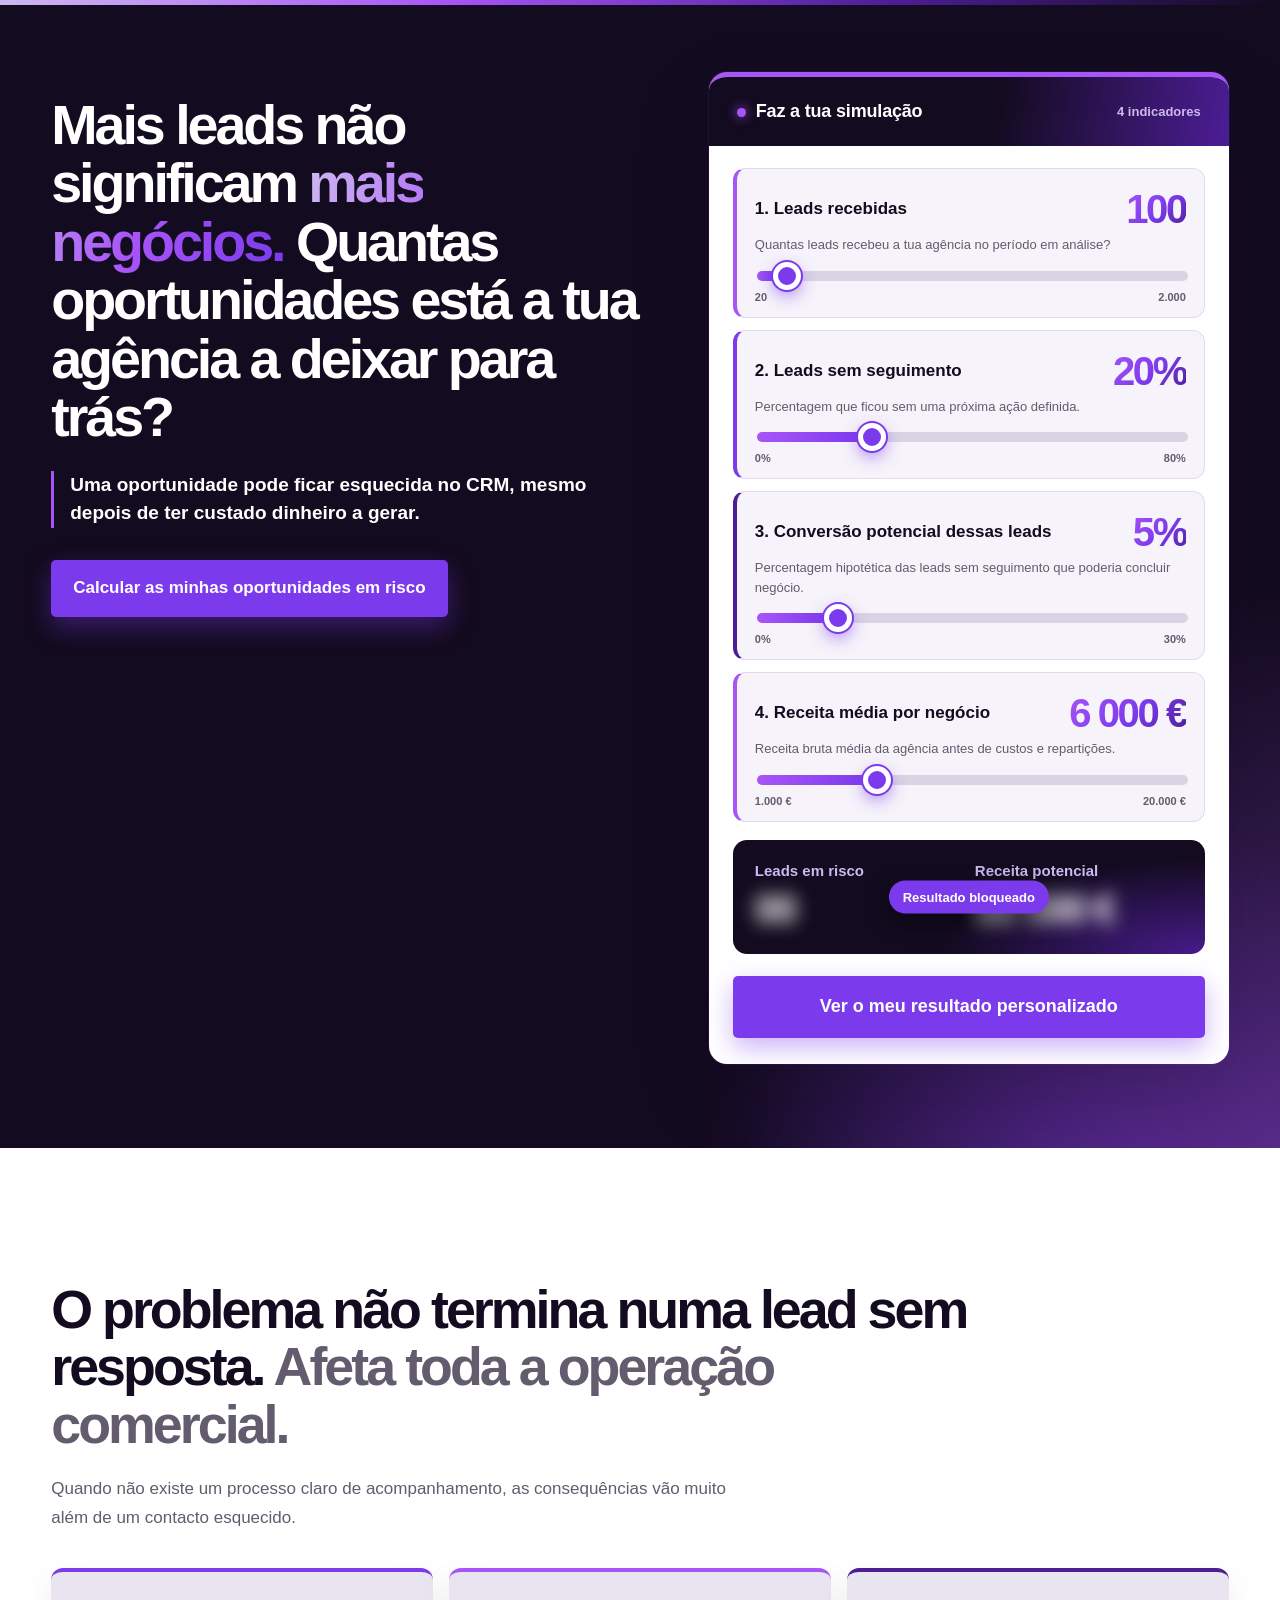
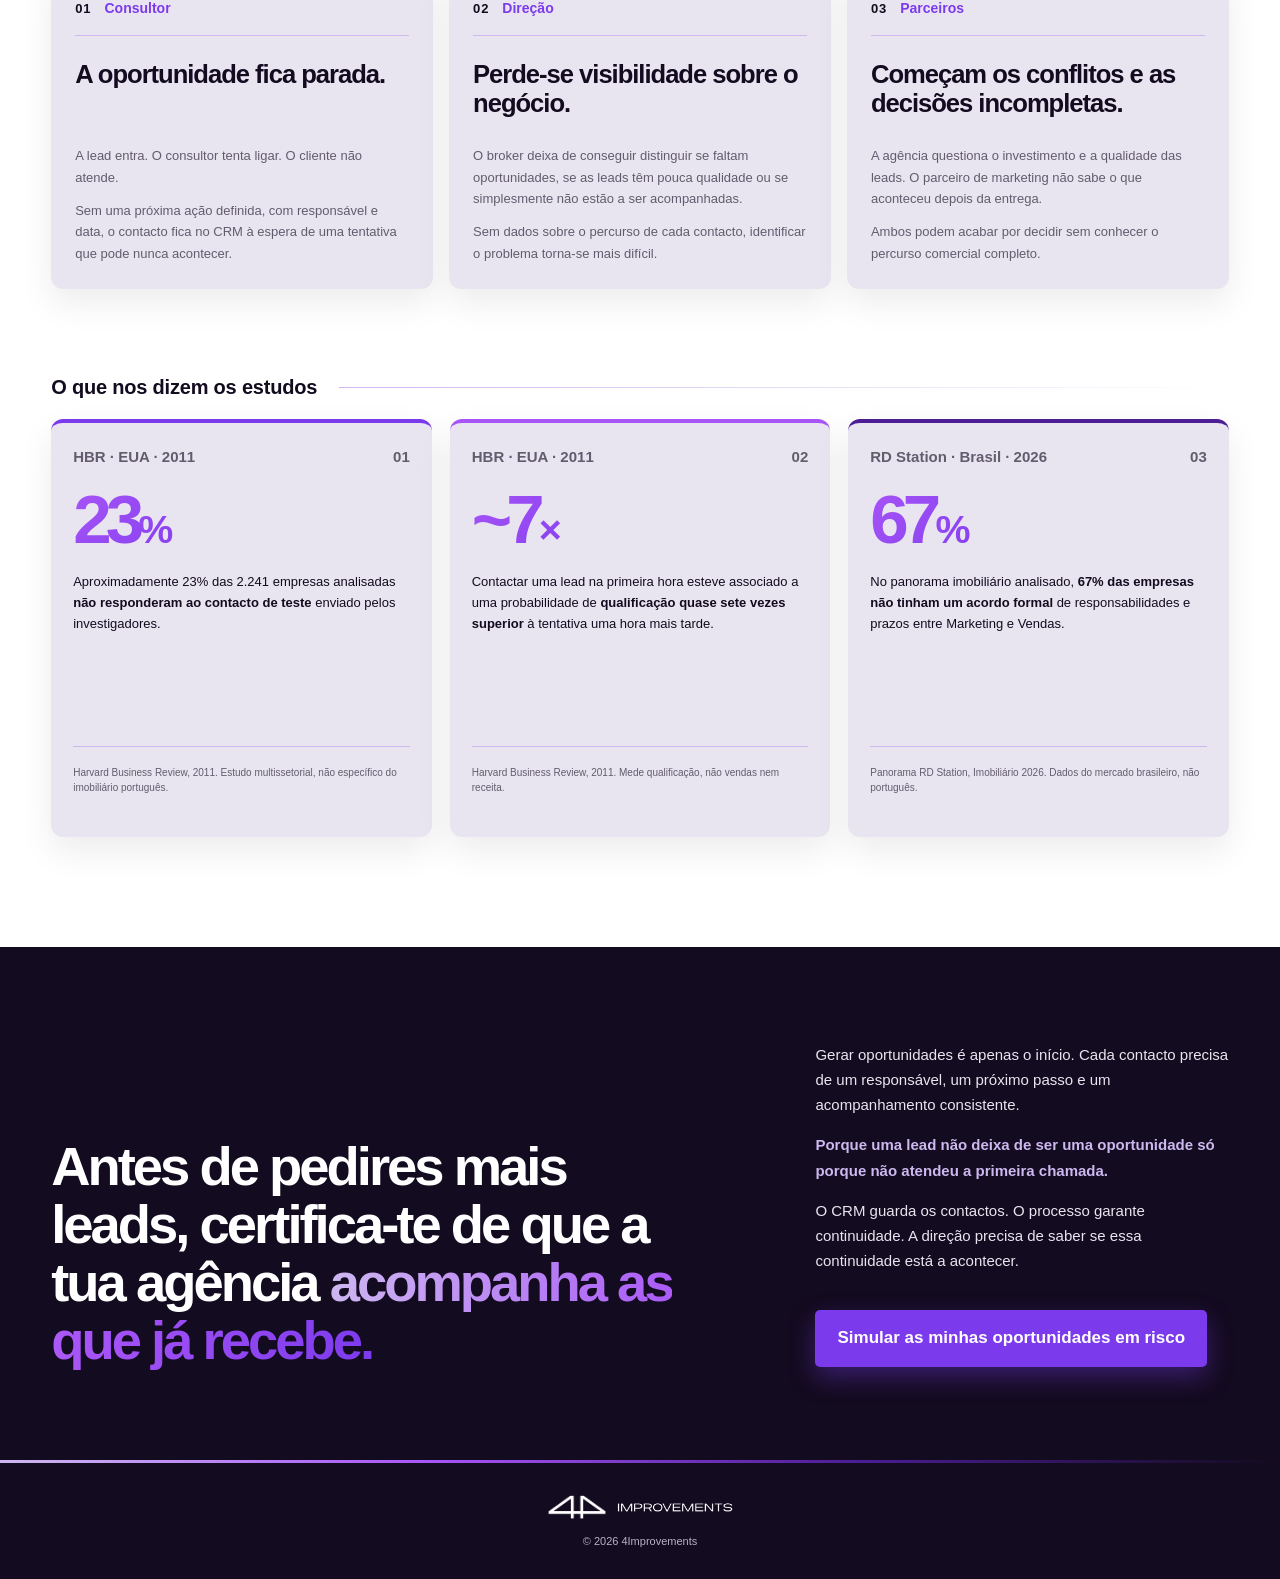
<file: index.html>
<!doctype html>
<html lang="pt-PT">
<head>
  <meta charset="utf-8">
  <meta name="viewport" content="width=device-width, initial-scale=1">
  <meta name="theme-color" content="#130B1F">
  <meta name="description" content="Mais leads não significam mais negócios. Descobre o potencial hipotético das oportunidades sem seguimento na tua agência imobiliária.">
  <title>Simulador de Oportunidades em Risco | 4Improvements</title>
  <link rel="icon" href="assets/favicon.svg" type="image/svg+xml">
  <link rel="stylesheet" href="styles.css">
  <script src="script.js" defer></script>
  <!-- Meta Pixel -->
  <script>
    !function(f,b,e,v,n,t,s){if(f.fbq)return;n=f.fbq=function(){n.callMethod?n.callMethod.apply(n,arguments):n.queue.push(arguments)};if(!f._fbq)f._fbq=n;n.push=n;n.loaded=!0;n.version='2.0';n.queue=[];t=b.createElement(e);t.async=!0;t.src=v;s=b.getElementsByTagName(e)[0];s.parentNode.insertBefore(t,s)}(window,document,'script','https://connect.facebook.net/en_US/fbevents.js');
    fbq('init', '1190659816630727');
    fbq('track', 'PageView');
  </script>
  <noscript><img height="1" width="1" style="display:none" alt="" src="https://www.facebook.com/tr?id=1190659816630727&ev=PageView&noscript=1"></noscript>
  <!-- Fim Meta Pixel -->
</head>
<body>
  <main id="topo">
    <!-- 01: Primeiro impacto -->
    <section class="hero dark-section" aria-labelledby="hero-title">
      <div class="container hero-grid">
        <div class="hero-copy">
          <h1 id="hero-title">Mais leads não significam <em>mais negócios.</em> Quantas oportunidades está a tua agência a deixar para trás?</h1>
          <p class="hero-highlight">Uma oportunidade pode ficar esquecida no CRM, mesmo depois de ter custado dinheiro a gerar.</p>
          <a class="btn btn-light hero-cta" href="#simulador">Calcular as minhas oportunidades em risco</a>
        </div>
        <div class="sim-card" id="simulador">
          <div class="sim-card-head"><span>Faz a tua simulação</span><span>4 indicadores</span></div>
          <div class="sim-content">
            <div class="range-group">
              <div class="range-head"><label for="leads">1. Leads recebidas</label><output for="leads" id="leads-out">100</output></div>
              <p>Quantas leads recebeu a tua agência no período em análise?</p>
              <input id="leads" type="range" min="20" max="2000" value="100" step="10" aria-describedby="leads-help">
              <div class="range-ends" id="leads-help"><span>20</span><span>2.000</span></div>
            </div>
            <div class="range-group">
              <div class="range-head"><label for="unfollowed">2. Leads sem seguimento</label><output for="unfollowed" id="unfollowed-out">20%</output></div>
              <p>Percentagem que ficou sem uma próxima ação definida.</p>
              <input id="unfollowed" type="range" min="0" max="80" value="20" step="1" aria-describedby="unfollowed-help">
              <div class="range-ends" id="unfollowed-help"><span>0%</span><span>80%</span></div>
            </div>
            <div class="range-group">
              <div class="range-head"><label for="conversion">3. Conversão potencial dessas leads</label><output for="conversion" id="conversion-out">5%</output></div>
              <p>Percentagem hipotética das leads sem seguimento que poderia concluir negócio.</p>
              <input id="conversion" type="range" min="0" max="30" value="5" step="0.5" aria-describedby="conversion-help">
              <div class="range-ends" id="conversion-help"><span>0%</span><span>30%</span></div>
            </div>
            <div class="range-group">
              <div class="range-head"><label for="revenue">4. Receita média por negócio</label><output for="revenue" id="revenue-out">6.000 €</output></div>
              <p>Receita bruta média da agência antes de custos e repartições.</p>
              <input id="revenue" type="range" min="1000" max="20000" value="6000" step="500" aria-describedby="revenue-help">
              <div class="range-ends" id="revenue-help"><span>1.000 €</span><span>20.000 €</span></div>
            </div>
            <div class="locked-result" aria-hidden="true"><div class="locked-item"><span>Leads em risco</span><strong>00</strong></div><div class="locked-item"><span>Receita potencial</span><strong>00 000 €</strong></div><div class="locked-badge">Resultado bloqueado</div></div>
            <div class="sim-action">
              <button class="btn btn-dark btn-wide" id="reveal-form" type="button" aria-expanded="false" aria-controls="form-panel">Ver o meu resultado personalizado</button>
            </div>
            <div class="form-panel" id="form-panel" hidden>
              <div class="form-panel-top"><span class="eyebrow">Último passo</span><h3>Já fizeste as contas. Agora descobre o que representam.</h3><p>Desbloqueia o número de leads em risco, a receita hipotética associada e três pontos de atenção para a tua operação comercial.</p></div>
              <form id="lead-form" novalidate>
                <div class="field"><label for="fullName">Nome completo <span>*</span></label><input id="fullName" name="nome" type="text" autocomplete="name" placeholder="O teu nome" required minlength="2" maxlength="120"></div>
                <div class="field"><label for="email">Email profissional <span>*</span></label><input id="email" name="email" type="email" autocomplete="email" placeholder="nome@agencia.pt" required maxlength="180"></div>
                <div class="field"><label for="phone">Telemóvel <span>*</span></label><input id="phone" name="telefone" type="tel" autocomplete="tel" inputmode="tel" placeholder="+351 9XX XXX XXX" required minlength="9" maxlength="25"></div>
                <label class="check-row"><input type="checkbox" id="privacy" name="privacidade" required><span>Li a <a href="privacidade.html" target="_blank" rel="noopener noreferrer">informação de privacidade</a> e compreendo como os meus dados são utilizados para disponibilizar o diagnóstico. <strong>*</strong></span></label>
                <label class="check-row"><input type="checkbox" id="marketing" name="marketing"><span>Quero também receber conteúdos e comunicações comerciais sobre gestão imobiliária. (Opcional)</span></label>
                <p class="form-error" id="form-error" role="alert" aria-live="polite" hidden></p>
                <button type="submit" class="btn btn-dark btn-wide">Receber o meu diagnóstico gratuito</button>
              </form>
            </div>
          </div>
        </div>
      </div>
    </section>

    <!-- 02: O problema -->
    <section class="problem section" aria-labelledby="problem-title">
      <div class="container">
        <div class="problem-heading"><h2 id="problem-title">O problema não termina numa lead sem resposta. <span class="muted-heading">Afeta toda a operação comercial.</span></h2>
          <p>Quando não existe um processo claro de acompanhamento, as consequências vão muito além de um contacto esquecido.</p>
        </div>
        <div class="risk-levels">
          <article class="risk-level">
            <div class="risk-number">01 <span>Consultor</span></div>
            <h3>A oportunidade fica parada.</h3>
            <p>A lead entra. O consultor tenta ligar. O cliente não atende.</p>
            <p>Sem uma próxima ação definida, com responsável e data, o contacto fica no CRM à espera de uma tentativa que pode nunca acontecer.</p>
          </article>
          <article class="risk-level">
            <div class="risk-number">02 <span>Direção</span></div>
            <h3>Perde-se visibilidade sobre o negócio.</h3>
            <p>O broker deixa de conseguir distinguir se faltam oportunidades, se as leads têm pouca qualidade ou se simplesmente não estão a ser acompanhadas.</p>
            <p>Sem dados sobre o percurso de cada contacto, identificar o problema torna-se mais difícil.</p>
          </article>
          <article class="risk-level">
            <div class="risk-number">03 <span>Parceiros</span></div>
            <h3>Começam os conflitos e as decisões incompletas.</h3>
            <p>A agência questiona o investimento e a qualidade das leads. O parceiro de marketing não sabe o que aconteceu depois da entrega.</p>
            <p>Ambos podem acabar por decidir sem conhecer o percurso comercial completo.</p>
          </article>
        </div>
        <div class="data-heading"><span class="eyebrow">O que nos dizem os estudos</span><span class="data-heading-line"></span></div>
        <div class="stats-grid three-stats">
          <article class="stat-card">
            <div class="stat-upper"><span>HBR · EUA · 2011</span><span>01</span></div>
            <div class="stat-value">23<span>%</span></div>
            <p>Aproximadamente 23% das 2.241 empresas analisadas <strong>não responderam ao contacto de teste</strong> enviado pelos investigadores.</p>
            <p class="source">Harvard Business Review, 2011. Estudo multissetorial, não específico do imobiliário português.</p>
          </article>
          <article class="stat-card">
            <div class="stat-upper"><span>HBR · EUA · 2011</span><span>02</span></div>
            <div class="stat-value">~7<span>×</span></div>
            <p>Contactar uma lead na primeira hora esteve associado a uma probabilidade de <strong>qualificação quase sete vezes superior</strong> à tentativa uma hora mais tarde.</p>
            <p class="source">Harvard Business Review, 2011. Mede qualificação, não vendas nem receita.</p>
          </article>
          <article class="stat-card">
            <div class="stat-upper"><span>RD Station · Brasil · 2026</span><span>03</span></div>
            <div class="stat-value">67<span>%</span></div>
            <p>No panorama imobiliário analisado, <strong>67% das empresas não tinham um acordo formal</strong> de responsabilidades e prazos entre Marketing e Vendas.</p>
            <p class="source">Panorama RD Station, Imobiliário 2026. Dados do mercado brasileiro, não português.</p>
          </article>
        </div>
      </div>
    </section>


    <!-- 04: Fecho e reforço -->
    <section class="closing dark-section" aria-labelledby="closing-title">
      <div class="container closing-layout">
        <div><h2 id="closing-title">Antes de pedires mais leads, certifica-te de que a tua agência <em>acompanha as que já recebe.</em></h2></div>
        <div class="closing-copy"><p>Gerar oportunidades é apenas o início. Cada contacto precisa de um responsável, um próximo passo e um acompanhamento consistente.</p><p><strong>Porque uma lead não deixa de ser uma oportunidade só porque não atendeu a primeira chamada.</strong></p><p>O CRM guarda os contactos. O processo garante continuidade. A direção precisa de saber se essa continuidade está a acontecer.</p><a class="btn btn-light" href="#simulador">Simular as minhas oportunidades em risco</a></div>
      </div>
    </section>
  </main>
  <footer class="footer"><div class="container footer-inner"><a href="#topo" class="brand footer-brand" aria-label="Voltar ao início"><img class="brand-icon" src="assets/marca-simbolo.png" alt="" width="64" height="26"><img class="brand-type" src="assets/marca-nome.png" alt="4Improvements" width="148" height="16"></a><div class="footer-links"><span>© 2026 4Improvements</span></div></div></footer>
</body>
</html>
</file>
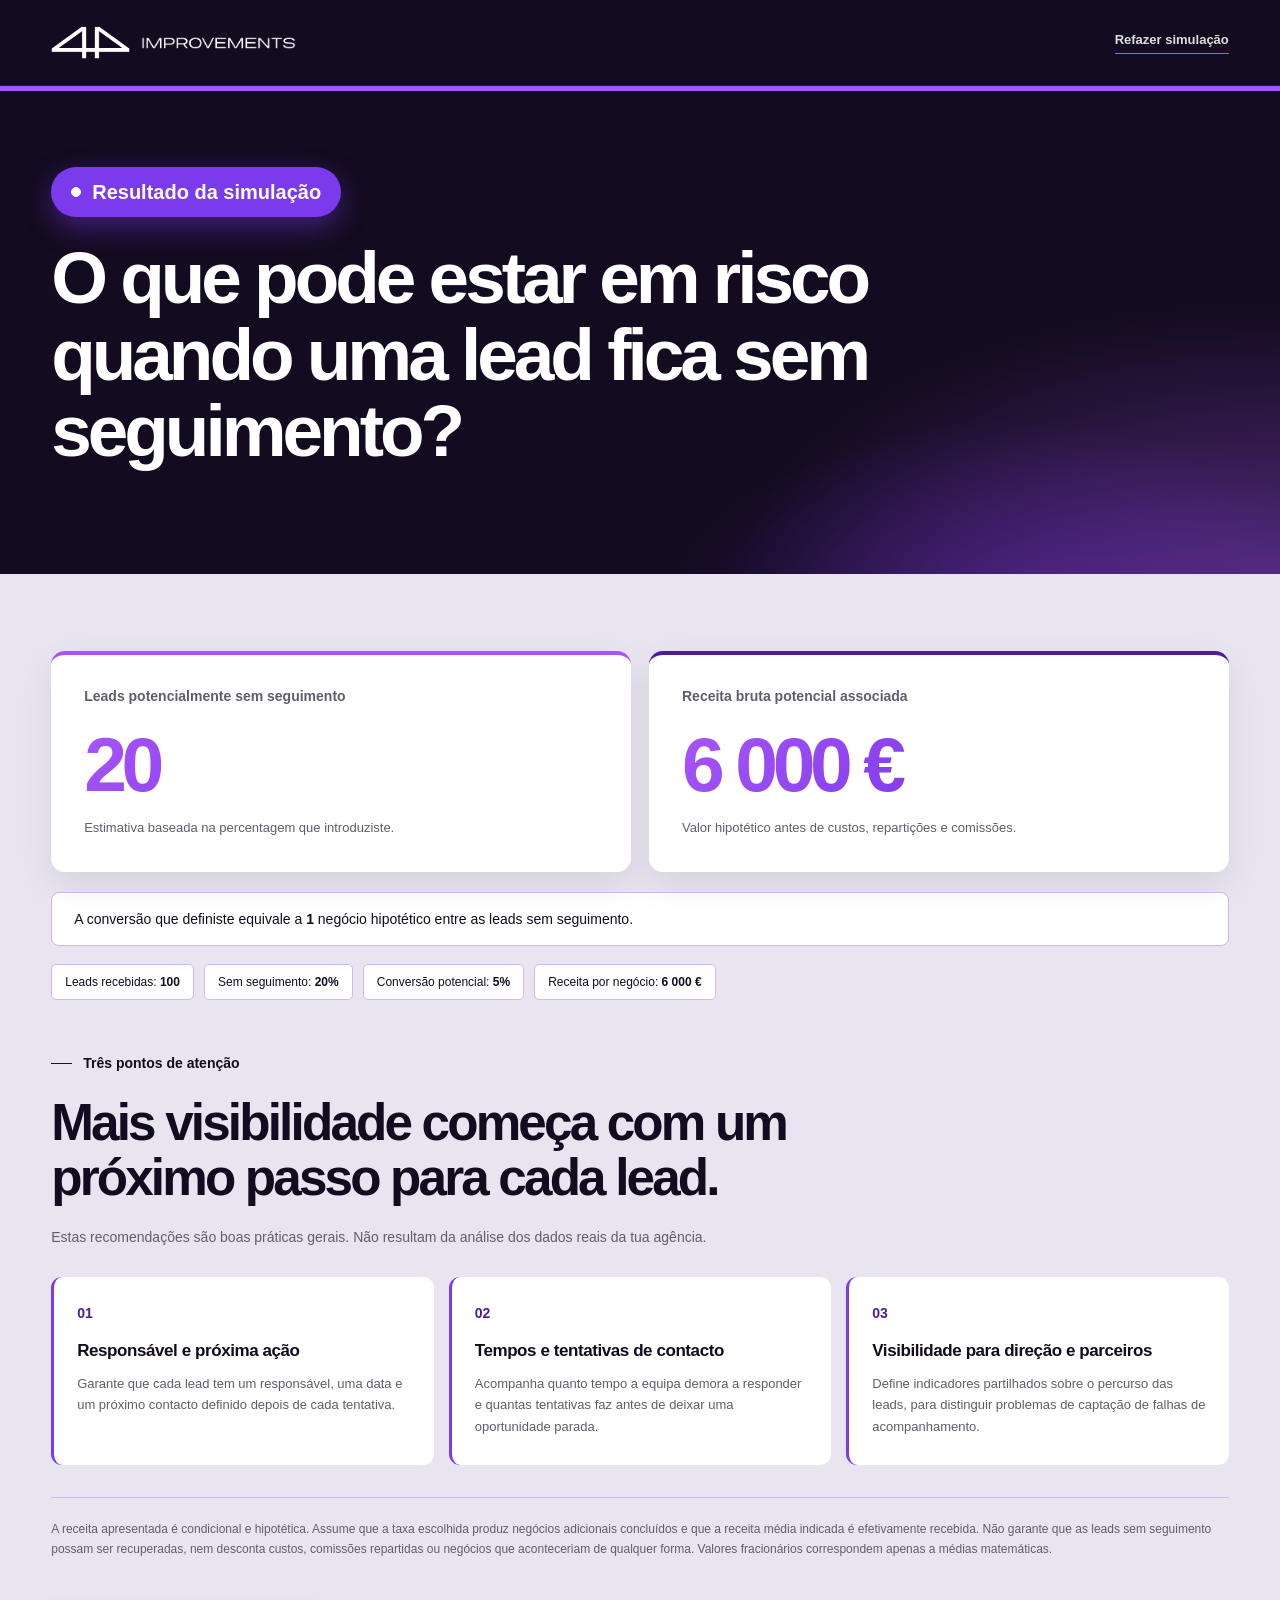
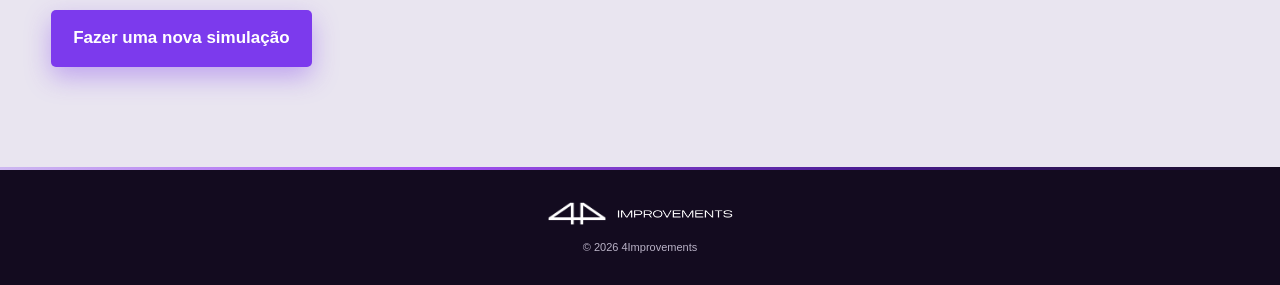
<file: obrigado.html>
<!doctype html>
<html lang="pt-PT">
<head>
  <meta charset="utf-8">
  <meta name="viewport" content="width=device-width, initial-scale=1">
  <meta name="theme-color" content="#130B1F"><meta name="robots" content="noindex">
  <meta name="description" content="O resultado hipotético das leads sem seguimento e três pontos de atenção para a operação comercial da tua agência.">
  <title>O teu resultado | Simulador de Oportunidades em Risco</title>
  <link rel="icon" href="assets/favicon.svg" type="image/svg+xml">
  <link rel="stylesheet" href="styles.css">
  <script src="resultado.js" defer></script>
  <!-- Meta Pixel -->
  <script>
    !function(f,b,e,v,n,t,s){if(f.fbq)return;n=f.fbq=function(){n.callMethod?n.callMethod.apply(n,arguments):n.queue.push(arguments)};if(!f._fbq)f._fbq=n;n.push=n;n.loaded=!0;n.version='2.0';n.queue=[];t=b.createElement(e);t.async=!0;t.src=v;s=b.getElementsByTagName(e)[0];s.parentNode.insertBefore(t,s)}(window,document,'script','https://connect.facebook.net/en_US/fbevents.js');
    fbq('init', '1190659816630727');
    fbq('track', 'PageView');
  </script>
  <noscript><img height="1" width="1" style="display:none" alt="" src="https://www.facebook.com/tr?id=1190659816630727&ev=PageView&noscript=1"></noscript>
  <!-- Fim Meta Pixel -->
  <style>
    .result-hero{background:#08090a;color:#fff;padding:76px 0 88px}
    .result-hero h1{font-size:clamp(45px,5.7vw,78px);line-height:1.05;max-width:980px;margin:23px 0 16px}
    .result-hero p{max-width:750px;color:#c6c6c6;font-size:16px}
    .result-section{background:#f4f4f2;padding:77px 0 100px}
    .results-grid{display:grid;grid-template-columns:repeat(2,minmax(0,1fr));gap:18px;margin-bottom:20px}
    .result-box{background:#fff;padding:33px;border:1px solid #e3e3e0;border-radius:14px;min-width:0}
    .result-label{font-weight:800;font-size:11px;letter-spacing:.13em;color:#747474}
    .result-figure{font-size:clamp(51px,6vw,88px);letter-spacing:-.07em;font-weight:800;margin:18px 0 11px;line-height:1.1;overflow-wrap:anywhere}
    .result-box p{font-size:13px;color:#696969;margin:0}
    .micro-result{background:#ebebea;padding:18px 22px;border:1px solid #e0e0de;border-radius:8px;font-size:14px;max-width:100%}
    .result-parameters{display:flex;gap:10px;flex-wrap:wrap;margin:18px 0 54px}
    .parameter{background:#e7e7e5;border:1px solid #dededc;padding:10px 13px;border-radius:5px;font-size:12px}
    .result-detail{max-width:880px}
    .result-detail h2{font-size:clamp(34px,4vw,56px);line-height:1.08;margin:21px 0}
    .result-detail p{color:#686868;font-size:14px}
    .recommendations{display:grid;grid-template-columns:repeat(3,minmax(0,1fr));gap:15px;margin:27px 0 32px}
    .recommendation{padding:27px 23px;border:1px solid #ddd;background:#fff;border-radius:11px}
    .recommendation strong{display:block;font-size:17px;letter-spacing:-.025em;margin:17px 0 11px;line-height:1.25}
    .recommendation p{font-size:13px;color:#666;margin:0}
    .result-disclaimer{padding:22px 0;border-top:1px solid #d1d1cf;color:#727272;font-size:12px;line-height:1.65}
    .demo-banner{background:#e6e6e4;padding:17px 19px;border:1px solid #d3d3d1;border-radius:7px;font-size:12px;color:#505050;margin:22px 0}
    .result-actions{display:flex;gap:12px;flex-wrap:wrap;margin-top:28px;align-items:center}
    .result-actions .btn{min-height:53px}
    .copy-button{font-weight:700;background:#fff;border:1px solid #d7d7d6;padding:16px 20px;border-radius:5px;cursor:pointer}
    .copy-status{font-size:12px;color:#555}
    @media(max-width:700px){.results-grid,.recommendations{grid-template-columns:1fr}.result-hero{padding:54px 0 65px}.result-section{padding:55px 0 75px}.result-box{padding:27px}.result-parameters{margin-bottom:45px}}
    .result-hero{background:radial-gradient(ellipse 60% 80% at 100% 100%,rgba(168,85,247,.4),transparent 70%),radial-gradient(ellipse 40% 60% at 80% 110%,rgba(76,29,149,.65),transparent 70%),#130B1F;border-top:5px solid #A855F7}
    .result-hero p{color:#E9E5F0}
    .result-hero .eyebrow{display:inline-flex;width:max-content;max-width:100%;background:#7C3AED;color:#fff;font-size:clamp(16px,2vw,20px);font-weight:800;padding:11px 20px;border-radius:999px;box-shadow:0 10px 28px rgba(124,58,237,.45)}
    .result-hero .eyebrow-dot{background:#fff;border-color:#fff;width:10px;height:10px}
    .result-section{background:#E9E5F0}
    .result-box{border:0;border-top:4px solid #A855F7;box-shadow:0 14px 34px rgba(19,11,31,.08)}
    .result-box:nth-child(2){border-top-color:#4C1D95}
    .result-label{font-size:14px;letter-spacing:0;color:#625C6E}
    .result-figure{background:linear-gradient(135deg,#A855F7,#7C3AED 60%,#4C1D95);-webkit-background-clip:text;background-clip:text;color:transparent;-webkit-text-fill-color:transparent}
    .micro-result,.parameter{background:#fff;border-color:#CDB8F0}
    .result-box p,.result-detail p,.recommendation p,.copy-status{color:#625C6E}
    .recommendation{border:0;border-left:3px solid #7C3AED}.recommendation .eyebrow{color:#4C1D95}
    .result-disclaimer{border-top-color:#CDB8F0;color:#625C6E}
    .copy-button{border-color:#CDB8F0;color:#130B1F}
  </style>
</head>
<body>
  <header class="header"><div class="container header-inner"><a href="index.html" class="brand" aria-label="Voltar ao simulador"><img class="brand-icon" src="assets/marca-simbolo.png" alt="" width="79" height="33"><img class="brand-type" src="assets/marca-nome.png" alt="4Improvements" width="155" height="18"></a><a href="index.html#simulador" class="header-link">Refazer simulação</a></div></header>
  <main>
    <section class="result-hero"><div class="container"><div class="eyebrow light-eyebrow"><span class="eyebrow-dot"></span> Resultado da simulação</div><h1>O que pode estar em risco quando uma lead fica sem seguimento?</h1></div></section>
    <section class="result-section"><div class="container">
      <div class="results-grid">
        <div class="result-box"><div class="result-label">Leads potencialmente sem seguimento</div><div class="result-figure" id="risk-result">20</div><p>Estimativa baseada na percentagem que introduziste.</p></div>
        <div class="result-box"><div class="result-label">Receita bruta potencial associada</div><div class="result-figure" id="money-result">6.000 €</div><p>Valor hipotético antes de custos, repartições e comissões.</p></div>
      </div>
      <div class="micro-result">A conversão que definiste equivale a <strong id="deal-result">1</strong> <span id="deal-noun">negócio hipotético</span> entre as leads sem seguimento.</div>
      <div class="result-parameters">
        <div class="parameter">Leads recebidas: <strong id="p-leads">100</strong></div>
        <div class="parameter">Sem seguimento: <strong id="p-unfollowed">20%</strong></div>
        <div class="parameter">Conversão potencial: <strong id="p-conversion">5%</strong></div>
        <div class="parameter">Receita por negócio: <strong id="p-revenue">6.000 €</strong></div>
      </div>
      <div class="result-detail"><div class="eyebrow"><span class="eyebrow-line"></span> Três pontos de atenção</div><h2>Mais visibilidade começa com um próximo passo para cada lead.</h2><p>Estas recomendações são boas práticas gerais. Não resultam da análise dos dados reais da tua agência.</p></div>
      <div class="recommendations">
        <article class="recommendation"><span class="eyebrow">01</span><strong>Responsável e próxima ação</strong><p>Garante que cada lead tem um responsável, uma data e um próximo contacto definido depois de cada tentativa.</p></article>
        <article class="recommendation"><span class="eyebrow">02</span><strong>Tempos e tentativas de contacto</strong><p>Acompanha quanto tempo a equipa demora a responder e quantas tentativas faz antes de deixar uma oportunidade parada.</p></article>
        <article class="recommendation"><span class="eyebrow">03</span><strong>Visibilidade para direção e parceiros</strong><p>Define indicadores partilhados sobre o percurso das leads, para distinguir problemas de captação de falhas de acompanhamento.</p></article>
      </div>
      <div class="result-disclaimer">A receita apresentada é condicional e hipotética. Assume que a taxa escolhida produz negócios adicionais concluídos e que a receita média indicada é efetivamente recebida. Não garante que as leads sem seguimento possam ser recuperadas, nem desconta custos, comissões repartidas ou negócios que aconteceriam de qualquer forma. Valores fracionários correspondem apenas a médias matemáticas.</div>
      <div class="result-actions"><a class="btn btn-dark" href="index.html#simulador">Fazer uma nova simulação</a></div>
    </div></section>
  </main>
  <footer class="footer"><div class="container footer-inner"><a class="brand footer-brand" href="index.html"><img class="brand-icon" src="assets/marca-simbolo.png" alt="" width="64" height="26"><img class="brand-type" src="assets/marca-nome.png" alt="4Improvements" width="148" height="16"></a><div class="footer-links"><span>© 2026 4Improvements</span></div></div></footer>
</body>
</html>
</file>
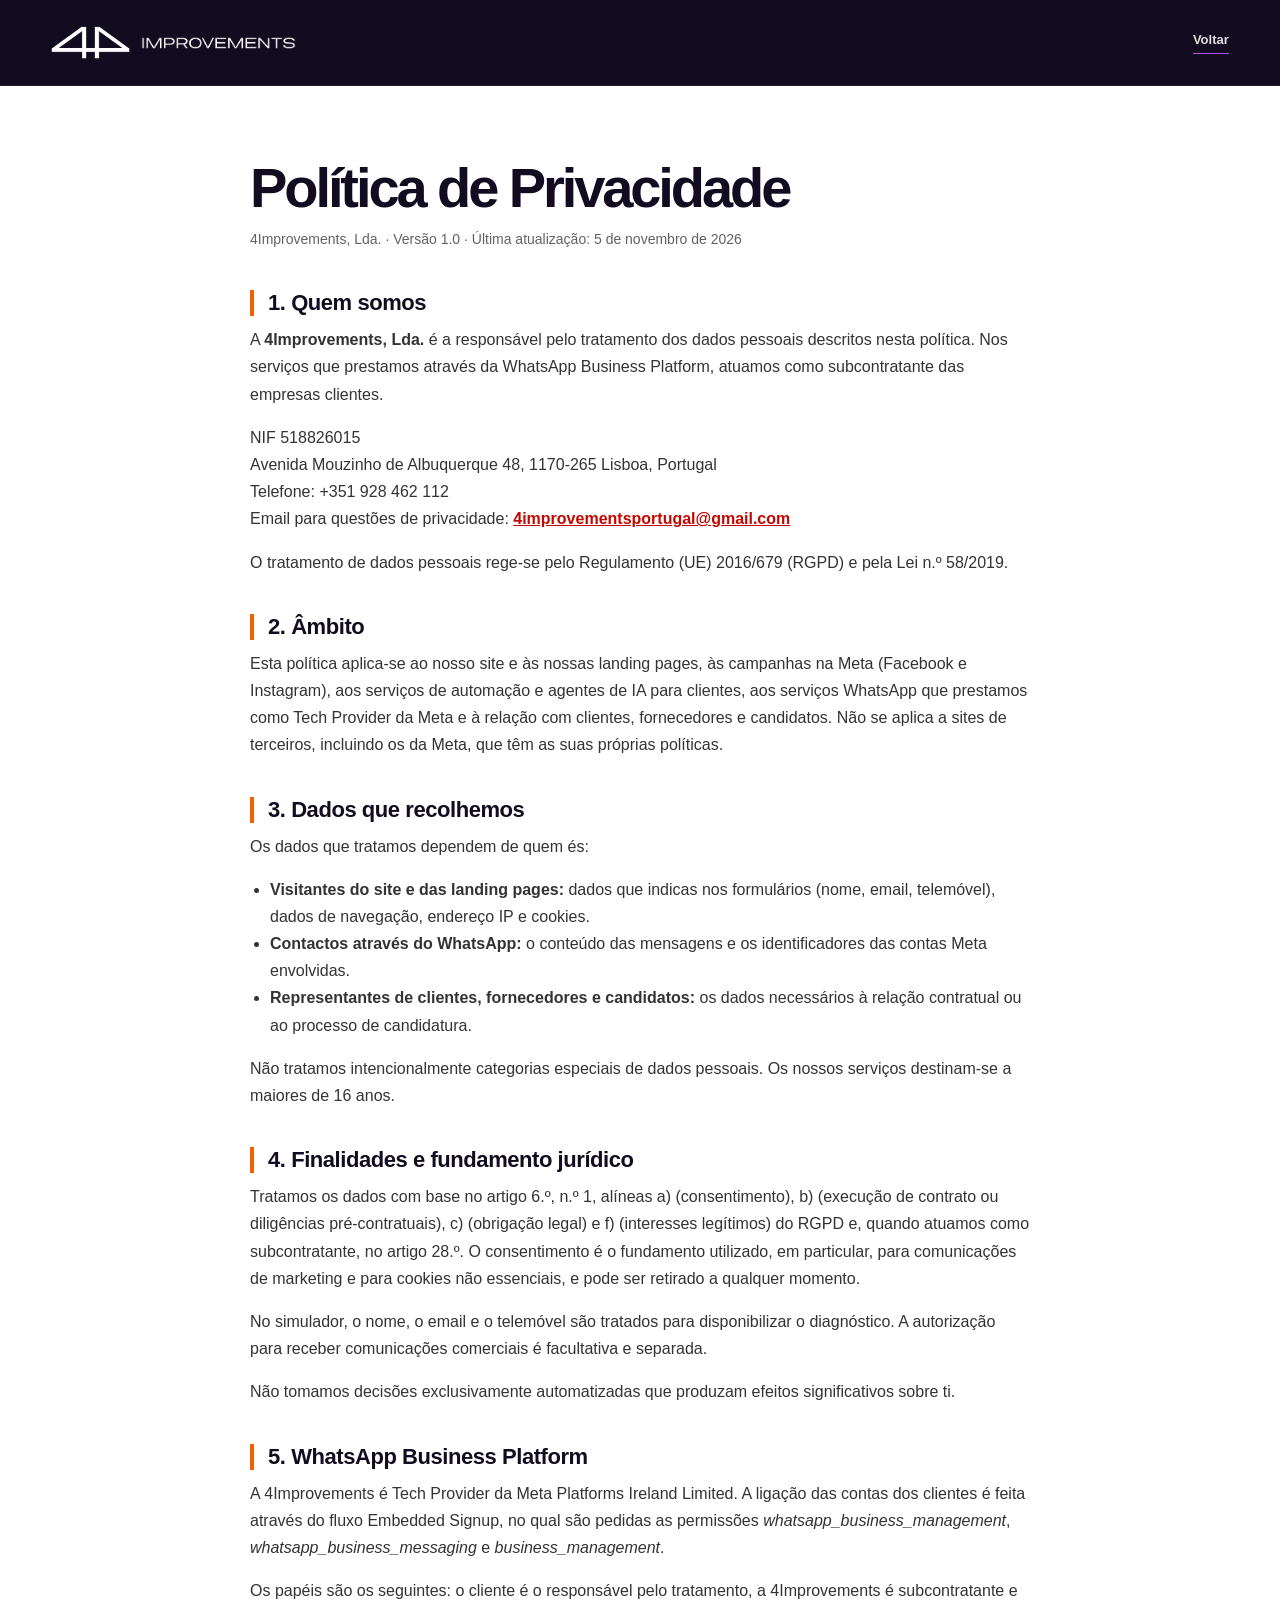
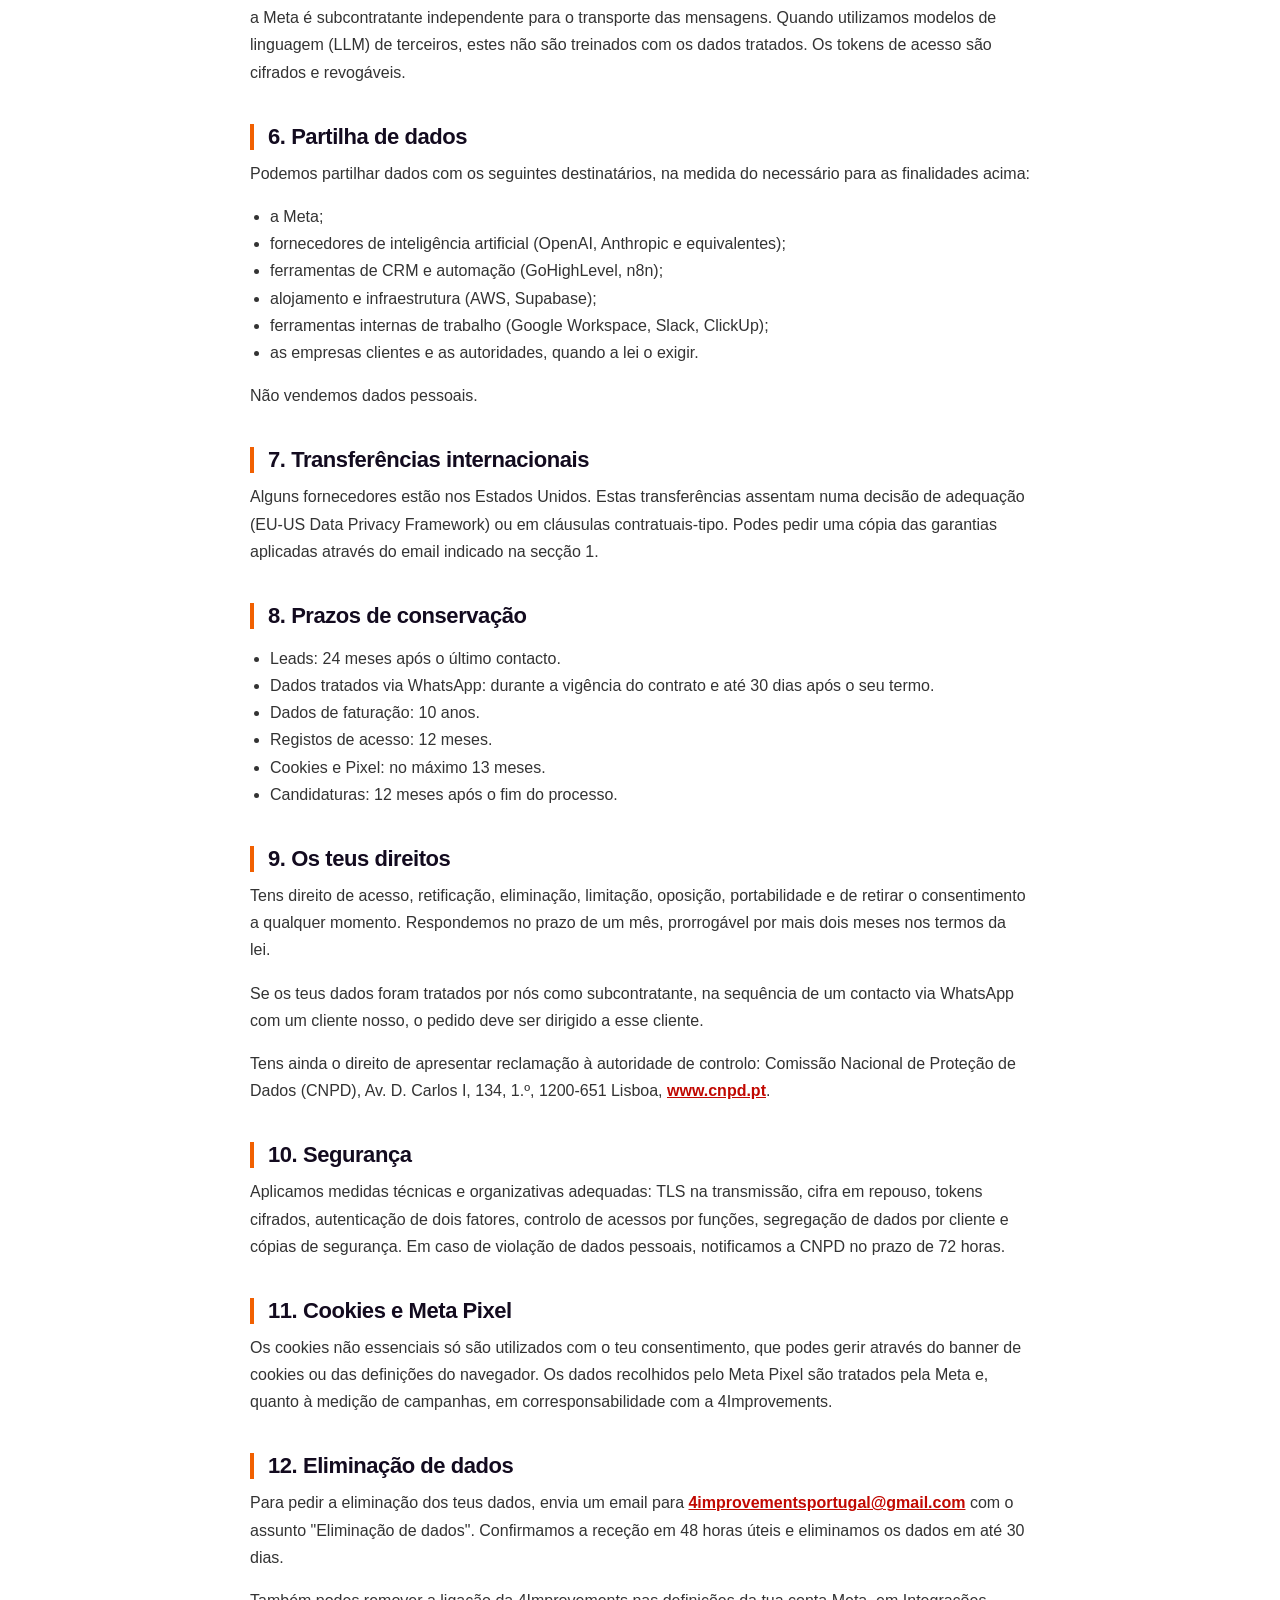
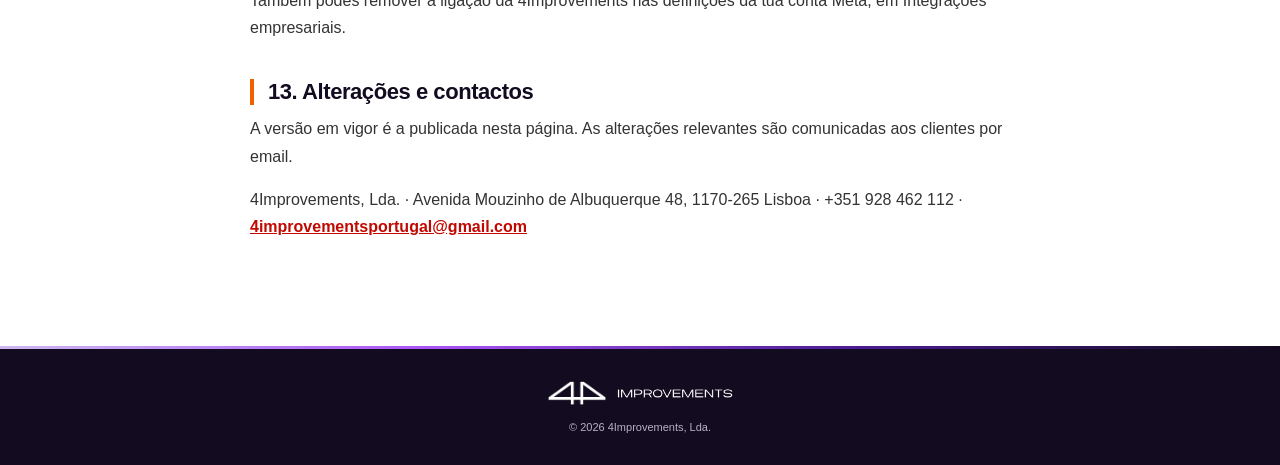
<file: privacidade.html>
<!doctype html>
<html lang="pt-PT"><head><meta charset="utf-8"><meta name="viewport" content="width=device-width,initial-scale=1"><meta name="theme-color" content="#0F1213"><title>Política de Privacidade | 4Improvements</title><link rel="icon" href="assets/favicon.svg" type="image/svg+xml"><link rel="stylesheet" href="styles.css">
<style>
.policy{padding:72px 0 90px;max-width:780px}.policy h1{font-size:clamp(36px,5vw,56px);line-height:1.08;margin:0 0 10px}.policy .meta{color:#626262;font-size:14px;margin-bottom:36px}.policy h2{font-size:22px;letter-spacing:-.02em;margin:38px 0 10px;padding-left:14px;border-left:4px solid #F16001}.policy p,.policy li{color:#333;line-height:1.7}.policy ul{padding-left:20px}.policy a{color:#C10801;font-weight:600}.policy .full{display:inline-block;margin-top:34px;background:#ED3526;color:#fff;text-decoration:none;padding:16px 24px;border-radius:6px;font-weight:700}.policy .full:hover{background:#C10801}
</style></head>
<body>
<header class="header"><div class="container header-inner"><a class="brand" href="index.html" aria-label="Voltar ao simulador"><img class="brand-icon" src="assets/marca-simbolo.png" alt="" width="78" height="32"><img class="brand-type" src="assets/marca-nome.png" alt="4Improvements" width="178" height="15"></a><a class="header-link" href="index.html">Voltar</a></div></header>
<main class="container policy">
<h1>Política de Privacidade</h1>
<p class="meta">4Improvements, Lda. · Versão 1.0 · Última atualização: 5 de novembro de 2026</p>

<h2>1. Quem somos</h2>
<p>A <strong>4Improvements, Lda.</strong> é a responsável pelo tratamento dos dados pessoais descritos nesta política. Nos serviços que prestamos através da WhatsApp Business Platform, atuamos como subcontratante das empresas clientes.</p>
<p>NIF 518826015<br>Avenida Mouzinho de Albuquerque 48, 1170-265 Lisboa, Portugal<br>Telefone: +351 928 462 112<br>Email para questões de privacidade: <a href="mailto:4improvementsportugal@gmail.com">4improvementsportugal@gmail.com</a></p>
<p>O tratamento de dados pessoais rege-se pelo Regulamento (UE) 2016/679 (RGPD) e pela Lei n.º 58/2019.</p>

<h2>2. Âmbito</h2>
<p>Esta política aplica-se ao nosso site e às nossas landing pages, às campanhas na Meta (Facebook e Instagram), aos serviços de automação e agentes de IA para clientes, aos serviços WhatsApp que prestamos como Tech Provider da Meta e à relação com clientes, fornecedores e candidatos. Não se aplica a sites de terceiros, incluindo os da Meta, que têm as suas próprias políticas.</p>

<h2>3. Dados que recolhemos</h2>
<p>Os dados que tratamos dependem de quem és:</p>
<ul>
<li><strong>Visitantes do site e das landing pages:</strong> dados que indicas nos formulários (nome, email, telemóvel), dados de navegação, endereço IP e cookies.</li>
<li><strong>Contactos através do WhatsApp:</strong> o conteúdo das mensagens e os identificadores das contas Meta envolvidas.</li>
<li><strong>Representantes de clientes, fornecedores e candidatos:</strong> os dados necessários à relação contratual ou ao processo de candidatura.</li>
</ul>
<p>Não tratamos intencionalmente categorias especiais de dados pessoais. Os nossos serviços destinam-se a maiores de 16 anos.</p>

<h2>4. Finalidades e fundamento jurídico</h2>
<p>Tratamos os dados com base no artigo 6.º, n.º 1, alíneas a) (consentimento), b) (execução de contrato ou diligências pré-contratuais), c) (obrigação legal) e f) (interesses legítimos) do RGPD e, quando atuamos como subcontratante, no artigo 28.º. O consentimento é o fundamento utilizado, em particular, para comunicações de marketing e para cookies não essenciais, e pode ser retirado a qualquer momento.</p>
<p>No simulador, o nome, o email e o telemóvel são tratados para disponibilizar o diagnóstico. A autorização para receber comunicações comerciais é facultativa e separada.</p>
<p>Não tomamos decisões exclusivamente automatizadas que produzam efeitos significativos sobre ti.</p>

<h2>5. WhatsApp Business Platform</h2>
<p>A 4Improvements é Tech Provider da Meta Platforms Ireland Limited. A ligação das contas dos clientes é feita através do fluxo Embedded Signup, no qual são pedidas as permissões <em>whatsapp_business_management</em>, <em>whatsapp_business_messaging</em> e <em>business_management</em>.</p>
<p>Os papéis são os seguintes: o cliente é o responsável pelo tratamento, a 4Improvements é subcontratante e a Meta é subcontratante independente para o transporte das mensagens. Quando utilizamos modelos de linguagem (LLM) de terceiros, estes não são treinados com os dados tratados. Os tokens de acesso são cifrados e revogáveis.</p>

<h2>6. Partilha de dados</h2>
<p>Podemos partilhar dados com os seguintes destinatários, na medida do necessário para as finalidades acima:</p>
<ul>
<li>a Meta;</li>
<li>fornecedores de inteligência artificial (OpenAI, Anthropic e equivalentes);</li>
<li>ferramentas de CRM e automação (GoHighLevel, n8n);</li>
<li>alojamento e infraestrutura (AWS, Supabase);</li>
<li>ferramentas internas de trabalho (Google Workspace, Slack, ClickUp);</li>
<li>as empresas clientes e as autoridades, quando a lei o exigir.</li>
</ul>
<p>Não vendemos dados pessoais.</p>

<h2>7. Transferências internacionais</h2>
<p>Alguns fornecedores estão nos Estados Unidos. Estas transferências assentam numa decisão de adequação (EU-US Data Privacy Framework) ou em cláusulas contratuais-tipo. Podes pedir uma cópia das garantias aplicadas através do email indicado na secção 1.</p>

<h2>8. Prazos de conservação</h2>
<ul>
<li>Leads: 24 meses após o último contacto.</li>
<li>Dados tratados via WhatsApp: durante a vigência do contrato e até 30 dias após o seu termo.</li>
<li>Dados de faturação: 10 anos.</li>
<li>Registos de acesso: 12 meses.</li>
<li>Cookies e Pixel: no máximo 13 meses.</li>
<li>Candidaturas: 12 meses após o fim do processo.</li>
</ul>

<h2>9. Os teus direitos</h2>
<p>Tens direito de acesso, retificação, eliminação, limitação, oposição, portabilidade e de retirar o consentimento a qualquer momento. Respondemos no prazo de um mês, prorrogável por mais dois meses nos termos da lei.</p>
<p>Se os teus dados foram tratados por nós como subcontratante, na sequência de um contacto via WhatsApp com um cliente nosso, o pedido deve ser dirigido a esse cliente.</p>
<p>Tens ainda o direito de apresentar reclamação à autoridade de controlo: Comissão Nacional de Proteção de Dados (CNPD), Av. D. Carlos I, 134, 1.º, 1200-651 Lisboa, <a href="https://www.cnpd.pt" target="_blank" rel="noopener">www.cnpd.pt</a>.</p>

<h2>10. Segurança</h2>
<p>Aplicamos medidas técnicas e organizativas adequadas: TLS na transmissão, cifra em repouso, tokens cifrados, autenticação de dois fatores, controlo de acessos por funções, segregação de dados por cliente e cópias de segurança. Em caso de violação de dados pessoais, notificamos a CNPD no prazo de 72 horas.</p>

<h2>11. Cookies e Meta Pixel</h2>
<p>Os cookies não essenciais só são utilizados com o teu consentimento, que podes gerir através do banner de cookies ou das definições do navegador. Os dados recolhidos pelo Meta Pixel são tratados pela Meta e, quanto à medição de campanhas, em corresponsabilidade com a 4Improvements.</p>

<h2>12. Eliminação de dados</h2>
<p>Para pedir a eliminação dos teus dados, envia um email para <a href="mailto:4improvementsportugal@gmail.com?subject=Elimina%C3%A7%C3%A3o%20de%20dados">4improvementsportugal@gmail.com</a> com o assunto "Eliminação de dados". Confirmamos a receção em 48 horas úteis e eliminamos os dados em até 30 dias.</p>
<p>Também podes remover a ligação da 4Improvements nas definições da tua conta Meta, em Integrações empresariais.</p>

<h2>13. Alterações e contactos</h2>
<p>A versão em vigor é a publicada nesta página. As alterações relevantes são comunicadas aos clientes por email.</p>
<p>4Improvements, Lda. · Avenida Mouzinho de Albuquerque 48, 1170-265 Lisboa · +351 928 462 112 · <a href="mailto:4improvementsportugal@gmail.com">4improvementsportugal@gmail.com</a></p>
</main>
<footer class="footer"><div class="container footer-inner"><div class="brand footer-brand"><img class="brand-icon" src="assets/marca-simbolo.png" alt="" width="64" height="26"><img class="brand-type" src="assets/marca-nome.png" alt="4Improvements" width="148" height="13"></div><div class="footer-links"><span>© 2026 4Improvements, Lda.</span></div></div></footer>
</body></html>
</file>
<file: styles.css>
:root{--ink:#130B1F;--black:#130B1F;--grey:#625C6E;--off:#E9E5F0;--white:#fff;--line:#d8d2e3;--soft:#E9E5F0;--violet:#7C3AED;--bright:#A855F7;--deep:#4C1D95;--lav:#CDB8F0;--grad:linear-gradient(135deg,#A855F7 0%,#7C3AED 55%,#4C1D95 100%);--max:1196px;--side:clamp(22px,4vw,55px);--radius:18px}
*{box-sizing:border-box}html{scroll-behavior:smooth;scroll-padding-top:24px}body{margin:0;color:var(--ink);font-family:Inter,-apple-system,BlinkMacSystemFont,"Segoe UI",Arial,sans-serif;background:var(--white);font-size:16px;-webkit-font-smoothing:antialiased}a{color:inherit}button,input{font:inherit}button{cursor:pointer}img{max-width:100%;height:auto}h1,h2,h3,p{margin-top:0}h1,h2,h3{letter-spacing:-.055em}p{line-height:1.68}.container{width:min(var(--max),calc(100% - 2*var(--side)));margin-inline:auto}.dark-section{background:var(--black);color:var(--white)}
.header{background:var(--black);height:86px;color:#fff;border-bottom:1px solid #212225}.header-inner{height:100%;display:flex;align-items:center;justify-content:space-between}.brand{display:flex;gap:11px;align-items:center;width:max-content;text-decoration:none}.brand-icon{display:block;width:79px;height:auto;filter:brightness(1.1)}.brand-type{width:155px;height:auto;display:block}.header-link{font-size:13px;color:#dedede;text-decoration:none;font-weight:650;display:flex;align-items:center;gap:12px;border-bottom:1px solid #616161;padding-bottom:6px}.header-link:hover{color:white;border-color:white}
.hero{padding:72px 0 0;overflow:hidden}.hero-grid{display:grid;grid-template-columns:1.12fr .88fr;gap:clamp(28px,5vw,78px);align-items:center;padding-bottom:64px}.eyebrow{display:flex;align-items:center;gap:11px;font-size:11px;letter-spacing:.20em;font-weight:800;line-height:1.4}.light-eyebrow{color:#d8d8d6}.eyebrow-dot{width:8px;height:8px;border:1px solid #fff;border-radius:50%;flex-shrink:0}.eyebrow-line{display:inline-block;width:21px;height:1px;background:#181818}.hero h1{font-size:clamp(48px,4.35vw,73px);line-height:1.05;margin:24px 0 24px;font-weight:800;max-width:720px}.hero h1 em,.closing h2 em{font-style:normal;color:#97999d}.hero-copy>p{color:#c0c1c2;max-width:610px;margin-bottom:12px;font-size:16px}.hero-copy>p strong{color:white}.hero-copy>.hero-highlight{font-weight:650;color:#f3f3f3;margin-top:20px;margin-bottom:28px;max-width:590px}.btn{border:none;display:inline-flex;gap:24px;align-items:center;justify-content:space-between;border-radius:5px;padding:17px 22px;font-size:14px;line-height:1.35;font-weight:750;text-align:left;transition:transform .15s,background .15s,color .15s;text-decoration:none;min-height:56px}.btn:hover{transform:translateY(-2px)}.btn:active{transform:translateY(0)}.btn span{font-size:22px;font-weight:400;line-height:1}.btn-light{background:#fff;color:#111}.btn-light:hover{background:#ececec}.btn-dark{background:#101112;color:#fff}.btn-dark:hover{background:#333}.btn-wide{width:100%}a:focus-visible,button:focus-visible,input:focus-visible{outline:3px solid #97999d;outline-offset:3px}.hero-cta{margin-top:4px}
.hero-visual{border-radius:14px;background:#f4f4f2;color:#151515;border:1px solid #a4a5a8;overflow:hidden;box-shadow:0 30px 85px #0009;transform:rotate(1.2deg);max-width:505px;justify-self:end;width:100%}.visual-topline{display:flex;align-items:center;justify-content:space-between;padding:18px 22px;border-bottom:1px solid #dadad7;font-size:10px;font-weight:750;letter-spacing:.14em}.visual-index{color:#878787}.live-dot{width:8px;height:8px;background:#111;border-radius:50%}.visual-main{padding:26px 26px 34px}.visual-kicker{font-size:11px;font-weight:800;letter-spacing:.13em;line-height:1.5;margin-bottom:30px}.timeline{position:relative;padding-left:1px}.timeline:before{content:"";position:absolute;left:14px;top:14px;bottom:38px;border-left:1px dashed #ccc}.timeline-step{min-height:84px;display:grid;grid-template-columns:29px 90px 1fr 14px;align-items:start;gap:8px;border-bottom:1px solid #dededb;padding:15px 0;position:relative}.timeline-step:last-child{border-bottom:0}.timeline-dot{width:11px;height:11px;border:2px solid #111;background:#f4f4f2;border-radius:50%;margin-top:4px;margin-left:9px;z-index:1}.timeline-step.active .timeline-dot{background:#111}.timeline-label{font-size:10px;font-weight:850;letter-spacing:.04em;padding-top:4px}.timeline-desc{font-size:13px;font-weight:550;color:#595a5b;line-height:1.35}.timeline-glyph{font-size:16px}.visual-bottom{background:#111;color:#eee;min-height:52px;padding:15px 20px;display:flex;align-items:center;gap:9px;font-size:9px;letter-spacing:.08em;font-weight:750}.visual-bottom span:nth-last-child(2){color:#999;font-size:18px;padding:0 4px}.tiny-circle{width:10px;height:10px;background:#fff;border-radius:50%}.hero-bottom-line{border-top:1px solid #2e2e30;display:flex;justify-content:space-between;padding:18px 0;color:#a1a1a2;font-size:10px;letter-spacing:.14em;font-weight:750}
.section{padding:110px 0}.split-heading{display:grid;grid-template-columns:1.14fr .86fr;gap:10%;align-items:end}.split-heading h2,.sim-intro h2{font-size:clamp(38px,4vw,58px);line-height:1.09;max-width:760px;margin:24px 0 0}.muted-heading{color:#9a9c9e}.question-stack{margin-bottom:2px}.question-stack p{border-left:2px solid #171717;padding-left:15px;font-size:15px;line-height:1.6;margin-bottom:20px;font-weight:550}.question-stack p:last-child{margin-bottom:0}.statement{font-size:19px;max-width:860px;margin:44px 0 70px;color:#555}.statement strong{color:#111}.data-heading{display:flex;align-items:center;gap:22px;margin-bottom:18px}.data-heading-line{height:1px;background:#e6e6e6;flex:1}.stats-grid{display:grid;grid-template-columns:1fr 1fr;gap:18px}.stat-card{background:#f5f5f4;border:1px solid #e8e8e7;border-radius:12px;padding:27px 28px 26px}.stat-upper{display:flex;justify-content:space-between;color:#797b7e;font-size:11px;font-weight:800;letter-spacing:.11em}.stat-value{font-weight:800;font-size:clamp(69px,7vw,112px);letter-spacing:-.085em;line-height:1.18;margin:14px 0 10px}.stat-value span{font-size:.57em;letter-spacing:-.04em}.stat-card>p:not(.source){font-size:15px;line-height:1.62;max-width:440px;min-height:74px;margin-bottom:20px}.stat-card .source{font-size:11px;line-height:1.5;color:#7a7a7a;max-width:480px;margin:0;padding-top:18px;border-top:1px solid #dededc}.insight-line{border-top:1px solid #ddd;margin-top:45px;padding-top:22px;display:flex;gap:19px;align-items:flex-start}.insight-symbol{font-size:28px}.insight-line p{margin:0;line-height:1.65;max-width:930px;font-size:16px;color:#696969}.insight-line strong{color:#151515}
.sim-section{background:#f0f1ef}.sim-layout{display:grid;grid-template-columns:.84fr 1.16fr;gap:clamp(35px,6vw,96px);align-items:start}.sim-intro{padding-top:42px}.sim-intro h2{margin-top:25px;margin-bottom:24px;font-size:clamp(37px,3.6vw,55px)}.sim-intro>p{color:#686b6d;font-size:17px;max-width:420px}.steps{font-size:12px;font-weight:700;margin-top:42px;color:#797b7e;display:flex;gap:10px;align-items:center;flex-wrap:wrap}.step-number{background:#111;color:#fff;padding:6px 8px;border-radius:3px;font-size:10px;letter-spacing:.06em}.step-sep{font-size:22px;color:#6b6b6b;margin:0 3px}.sim-card{background:white;border-radius:13px;box-shadow:0 22px 58px #1111110f;border:1px solid #dfdfdd;overflow:hidden}.sim-card-head{display:flex;align-items:center;justify-content:space-between;padding:22px 28px;border-bottom:1px solid #e8e8e5;font-size:11px;font-weight:800;letter-spacing:.12em}.sim-card-head span:last-child{color:#a3a3a3}.sim-content{padding:10px 28px 28px}.range-group{padding:28px 0 20px;border-bottom:1px solid #e8e8e6}.range-head{display:flex;align-items:center;justify-content:space-between;gap:10px}.range-head label{font-size:14px;font-weight:750;line-height:1.4}.range-head output{font-weight:800;font-size:24px;letter-spacing:-.05em;white-space:nowrap}.range-group p{font-size:12px;color:#888;line-height:1.5;margin:4px 0 20px}.range-group input[type=range]{appearance:none;-webkit-appearance:none;width:100%;height:6px;background:linear-gradient(to right,#171717 var(--progress,20%),#e8e8e8 var(--progress,20%));outline:0;border-radius:5px;cursor:pointer;display:block}.range-group input[type=range]::-webkit-slider-thumb{appearance:none;-webkit-appearance:none;width:20px;height:20px;border:4px solid white;background:#111;border-radius:50%;box-shadow:0 0 0 1px #111,0 2px 7px #999}.range-group input[type=range]::-moz-range-thumb{width:12px;height:12px;border:4px solid white;background:#111;border-radius:50%;box-shadow:0 0 0 1px #111,0 2px 7px #999}.range-ends{display:flex;justify-content:space-between;font-size:10px;color:#aaa;margin-top:10px}.sim-action{padding-top:26px}.action-label{font-size:10px;letter-spacing:.12em;font-weight:800;display:flex;align-items:center;gap:9px;margin-bottom:13px}.action-pulse{height:8px;width:8px;border-radius:100%;background:#111}.fineprint{font-size:11px;color:#878787;line-height:1.55;margin:12px 0 0}.form-panel{padding-top:28px;border-top:1px solid #dedede;margin-top:30px;animation:slideDown .24s ease both}.form-panel[hidden]{display:none}.form-panel-top h3{font-size:27px;letter-spacing:-.045em;line-height:1.15;margin:10px 0}.form-panel-top p{font-size:13px;color:#686868;margin-bottom:22px}.field{margin-bottom:16px}.field label{font-size:12px;font-weight:750;display:block;margin-bottom:8px}.field label span{color:#333}.field input{width:100%;min-height:47px;padding:11px 13px;border-radius:6px;border:1px solid #d2d4d4;background:#fff;color:#111}.field input:focus{border-color:#111;outline:2px solid #bbb}.check-row{display:flex;align-items:flex-start;gap:10px;font-size:11px;line-height:1.6;color:#666;margin:15px 0}.check-row input{width:17px;height:17px;accent-color:#151515;flex-shrink:0;margin-top:2px}.check-row a{color:#111;text-decoration:underline}.form-error{font-size:12px;color:#a11919;background:#fff1f1;border-radius:5px;padding:10px;line-height:1.4}.form-panel button[type=submit]{margin-top:10px}@keyframes slideDown{from{opacity:0;transform:translateY(-8px)}to{opacity:1;transform:translateY(0)}}
.closing{padding:95px 0 30px}.closing-layout{display:grid;grid-template-columns:1.22fr .78fr;gap:10%;align-items:end}.closing h2{font-size:clamp(42px,4.25vw,66px);line-height:1.07;margin:25px 0 0;max-width:755px}.closing-copy{padding-bottom:3px}.closing-copy p{font-size:15px;color:#c9c9c9;margin-bottom:15px}.closing-copy p strong{color:white}.closing-copy .btn{margin-top:15px}.closing-disclaimer{margin-top:80px;padding-top:23px;border-top:1px solid #333;color:#878787;font-size:11px;line-height:1.65}.footer{background:var(--black);color:#999;border-top:1px solid #242426;padding:25px 0}.footer-inner{display:flex;justify-content:space-between;align-items:center;gap:15px}.footer-brand .brand-icon{width:58px}.footer-brand .brand-type{width:116px}.footer-links{display:flex;gap:15px;align-items:center;flex-wrap:wrap;font-size:11px}.footer-links a{text-decoration:underline}
@media(max-width:1050px){.hero-grid{gap:40px}.hero h1{font-size:clamp(41px,5.2vw,62px)}.timeline-step{grid-template-columns:25px 72px 1fr 10px;gap:5px}.visual-main{padding:22px 19px}.visual-topline{padding:16px 18px}.split-heading{gap:6%}.sim-layout{gap:30px}}@media(max-width:790px){.header{height:76px}.brand-icon{width:65px}.brand-type{width:135px}.hero{padding:54px 0 0}.hero-grid,.split-heading,.sim-layout,.closing-layout{grid-template-columns:1fr}.hero-grid{gap:46px}.hero h1{max-width:690px}.hero-visual{max-width:550px;justify-self:center;transform:none}.hero-bottom-line{font-size:9px}.section{padding:78px 0}.question-stack{margin-top:30px}.statement{margin:35px 0 55px}.sim-intro{padding-top:0}.sim-intro>p{max-width:620px}.steps{margin-top:24px}.sim-card{max-width:700px;width:100%;margin-inline:auto}.closing{padding:75px 0 25px}.closing-copy{padding-top:28px}.closing-disclaimer{margin-top:60px}}@media(max-width:570px){:root{--side:20px}.header{height:68px}.brand-icon{width:54px}.brand-type{width:109px}.brand{gap:6px}.header-link{font-size:11px;gap:5px}.hero h1{font-size:clamp(40px,10vw,57px);margin-top:20px}.hero-copy>p{font-size:14px;line-height:1.66}.eyebrow{font-size:10px;letter-spacing:.13em}.hero{padding-top:45px}.hero-grid{gap:33px;padding-bottom:41px}.visual-topline{font-size:9px}.timeline-step{grid-template-columns:23px 76px 1fr 10px;gap:4px}.timeline-desc{font-size:12px}.visual-main{padding:15px 14px}.visual-kicker{font-size:9px;margin-bottom:12px}.timeline-step{min-height:73px}.visual-bottom{font-size:8px;padding:12px;gap:6px}.hero-bottom-line{gap:10px;line-height:1.6}.hero-bottom-line span:last-child{text-align:right}.section{padding:70px 0}.split-heading h2,.sim-intro h2{font-size:39px}.question-stack p{font-size:14px}.statement{font-size:17px}.stats-grid{grid-template-columns:1fr}.stat-card{padding:24px}.stat-card>p:not(.source){min-height:0}.stat-value{font-size:82px}.insight-line{gap:13px}.insight-line p{font-size:14px}.sim-card-head{padding:18px}.sim-content{padding:4px 18px 20px}.range-group{padding:24px 0 17px}.range-head label{font-size:13px}.range-head output{font-size:20px}.sim-intro h2{font-size:38px}.closing h2{font-size:43px}.closing-disclaimer{font-size:10px}.footer-inner{align-items:flex-start;flex-direction:column}.footer-links{font-size:10px}.btn{font-size:13px;padding:15px 17px;gap:13px;width:100%}.hero-cta{max-width:430px}}@media(max-width:350px){.brand-type{width:90px}.brand-icon{width:46px}.header-link{font-size:10px}.hero h1{font-size:37px}.split-heading h2,.sim-intro h2{font-size:35px}.visual-bottom{font-size:7px}.timeline-desc{font-size:11px}.timeline-step{grid-template-columns:20px 65px 1fr 8px}}@media(prefers-reduced-motion:reduce){html{scroll-behavior:auto}*,*:before,*:after{animation:none!important;transition:none!important}}

/* Oportunidades em risco: componentes da nova campanha */
.problem-heading{max-width:920px;margin-bottom:36px}
.problem-heading h2{font-size:clamp(38px,4.2vw,63px);line-height:1.07;margin:23px 0 22px}
.problem-heading p{font-size:17px;color:#696b6d;max-width:710px;margin:0}
.risk-levels{display:grid;grid-template-columns:repeat(3,minmax(0,1fr));gap:16px;margin:30px 0 84px}
.risk-level{border:1px solid #e2e3e2;background:#f5f5f4;padding:28px 24px 25px;border-radius:12px;min-width:0}
.risk-number{font-size:13px;font-weight:800;letter-spacing:.07em;border-bottom:1px solid #d6d6d5;padding-bottom:19px;display:flex;align-items:center;gap:13px}
.risk-number span{font-size:10px;letter-spacing:.16em;color:#777}
.risk-level h3{font-size:clamp(21px,2vw,28px);line-height:1.13;letter-spacing:-.04em;min-height:68px;margin:24px 0 17px}
.risk-level p{font-size:13px;color:#6c6c6c;line-height:1.65;margin-bottom:12px}
.risk-level p:last-child{margin-bottom:0}
.three-stats{grid-template-columns:repeat(3,minmax(0,1fr))}
.three-stats .stat-card{padding:25px 22px;min-width:0}
.three-stats .stat-value{font-size:clamp(60px,5.4vw,90px)}
.three-stats .stat-card>p:not(.source){min-height:155px;font-size:13px}
.three-stats .stat-card .source{font-size:10px;min-height:66px}
.risk-visual .timeline-step.stalled .timeline-glyph{font-weight:700;color:#555}
.risk-visual .timeline-step.stalled .timeline-dot{background:#fff;border-color:#818181}
.sim-intro p strong{color:#212121}
.sim-content .range-group{padding:24px 0 18px}
.sim-content .range-group p{margin-bottom:17px}
.sim-card-head span:last-child{color:#888}
@media(max-width:950px){.three-stats{grid-template-columns:repeat(2,minmax(0,1fr))}.three-stats .stat-card:last-child{grid-column:1/-1}.three-stats .stat-card>p:not(.source){min-height:0}}
@media(max-width:790px){.risk-levels{grid-template-columns:1fr;gap:12px;margin-bottom:62px}.risk-level h3{min-height:0}.risk-level{padding:25px}.problem-heading p{font-size:15px}}
@media(max-width:570px){.three-stats{grid-template-columns:1fr}.three-stats .stat-card:last-child{grid-column:auto}.three-stats .stat-value{font-size:80px}.risk-levels{margin-top:25px;margin-bottom:54px}.problem-heading h2{font-size:38px}}

/* ===== Paleta roxa 4Improvements: #130B1F #E9E5F0 #7C3AED #625C6E #CDB8F0 #A855F7 #4C1D95 ===== */
:root{--sys:-apple-system,BlinkMacSystemFont,"Segoe UI",Roboto,Arial,sans-serif}
a:focus-visible,button:focus-visible,input:focus-visible{outline-color:var(--bright)}
.dark-section,.footer{background:#130B1F}
.hero{background:radial-gradient(ellipse 60% 70% at 100% 100%,rgba(168,85,247,.38),transparent 70%),radial-gradient(ellipse 45% 50% at 85% 105%,rgba(76,29,149,.6),transparent 70%),#130B1F;position:relative}
.hero:before{content:"";position:absolute;left:0;right:0;top:0;height:5px;background:linear-gradient(90deg,#CDB8F0,#A855F7 35%,#4C1D95 70%,#130B1F)}
.hero{padding-bottom:20px}
.hero h1 em,.closing h2 em{background:linear-gradient(100deg,#CDB8F0 0%,#A855F7 55%,#7C3AED 100%);-webkit-background-clip:text;background-clip:text;color:transparent;-webkit-text-fill-color:transparent}
.hero-copy>p{color:#E9E5F0;opacity:.85}.hero-copy>p strong{color:var(--lav)}
.hero-copy>.hero-highlight{font-family:var(--sys);font-size:19px;font-weight:600;line-height:1.5;color:#fff;border-left:3px solid var(--bright);padding-left:16px;opacity:1}
.btn,button{font-family:var(--sys);font-weight:700;letter-spacing:0}.btn{font-size:17px;justify-content:center;text-align:center}
.btn-light,.btn-dark{background:var(--violet);color:#fff;box-shadow:0 10px 26px rgba(124,58,237,.38)}
.btn-light:hover,.btn-dark:hover{background:var(--deep);color:#fff}
.copy-button{box-shadow:none}
.hero-visual{background:#E9E5F0;border-color:var(--lav);box-shadow:0 30px 85px rgba(0,0,0,.6),0 0 0 1px rgba(168,85,247,.3)}
.live-dot{background:var(--bright);box-shadow:0 0 0 4px rgba(168,85,247,.3)}
.visual-index{color:var(--grey)}.timeline:before{border-color:var(--lav)}
.timeline-dot{border-color:var(--violet);background:#E9E5F0}.timeline-step.active .timeline-dot{background:var(--violet)}
.timeline-desc{color:var(--grey)}.timeline-glyph{color:var(--violet);font-weight:800}
.risk-visual .timeline-step.stalled .timeline-dot{background:#fff;border-color:var(--deep)}.risk-visual .timeline-step.stalled .timeline-glyph{color:var(--deep)}
.visual-bottom{background:linear-gradient(90deg,#130B1F,#4C1D95)}.tiny-circle{background:var(--bright)}.visual-bottom span:nth-last-child(2){color:var(--lav)}
.stat-upper,.eyebrow,.visual-topline,.visual-kicker,.timeline-label,.visual-bottom,.locked-badge,.result-label,.risk-number span,.sim-card-head span{font-family:var(--sys);letter-spacing:0;text-transform:none}
.stat-upper{font-size:15px;font-weight:700}.eyebrow{font-size:14px;font-weight:700}.visual-topline{font-size:13px;font-weight:700}.visual-kicker{font-size:15px;font-weight:700;line-height:1.4}.timeline-label{font-size:14px;font-weight:800}.timeline-step{grid-template-columns:29px 82px 1fr 14px}.visual-bottom{font-size:13px;font-weight:600}.risk-number span{font-size:14px;font-weight:700;color:var(--violet)}
.light-eyebrow{color:var(--lav)}.eyebrow-dot{border-color:var(--bright);background:var(--bright)}
.problem{background:#fff}.muted-heading{color:var(--grey)}
.problem-heading p,.statement{color:var(--grey)}
.risk-level{background:#E9E5F0;border:0;border-top:4px solid var(--violet);box-shadow:0 14px 34px rgba(19,11,31,.08)}
.risk-level:nth-child(2){border-top-color:var(--bright)}.risk-level:nth-child(3){border-top-color:var(--deep)}
.risk-number{border-bottom-color:var(--lav);color:var(--ink)}.risk-level p{color:var(--grey)}
.data-heading .eyebrow{font-size:20px;color:var(--ink);letter-spacing:-.01em}.data-heading-line{background:linear-gradient(90deg,var(--lav),transparent)}
.stat-card{background:#E9E5F0;border:0;border-top:4px solid var(--violet);box-shadow:0 14px 34px rgba(19,11,31,.08)}
.stat-card:nth-child(2){border-top-color:var(--bright)}.stat-card:nth-child(3){border-top-color:var(--deep)}
.stat-upper{color:var(--grey)}
.stat-value{background:var(--grad);-webkit-background-clip:text;background-clip:text;color:transparent;-webkit-text-fill-color:transparent}
.stat-card .source{color:var(--grey);border-top-color:var(--lav)}
.sim-section{background:#E9E5F0}.sim-intro>p{color:var(--grey)}.sim-intro p strong{color:var(--ink)}.sim-intro h2 .muted-heading{color:var(--deep)}
.sim-card{border-radius:18px;border:0;border-top:5px solid var(--bright);box-shadow:0 30px 70px rgba(19,11,31,.22),0 0 0 1px rgba(124,58,237,.15)}
.sim-card-head{background:linear-gradient(100deg,#130B1F 55%,#4C1D95);color:#fff;border-bottom:0;padding:24px 28px}
.sim-card-head span:first-child{font-size:18px;font-weight:700;letter-spacing:-.01em}.sim-card-head span:last-child{font-size:13px;color:var(--lav)}
.sim-card-head span:first-child:before{content:"";display:inline-block;width:9px;height:9px;border-radius:50%;background:var(--bright);margin-right:10px;box-shadow:0 0 12px var(--bright)}
.sim-content{padding:18px 28px 30px}
.range-group,.sim-content .range-group{background:#f6f3fa;border:1px solid #e3daf1;border-left:4px solid var(--bright);border-radius:12px;padding:22px 22px 18px;margin-top:14px}
.range-group:nth-of-type(2){border-left-color:var(--violet)}.range-group:nth-of-type(3){border-left-color:var(--deep)}.range-group:nth-of-type(4){border-left-color:var(--bright)}
.range-head label{font-family:var(--sys);font-size:17px;font-weight:700;letter-spacing:0;color:var(--ink)}
.range-head output{font-size:clamp(30px,3.6vw,40px);font-weight:850;letter-spacing:-.06em;background:var(--grad);-webkit-background-clip:text;background-clip:text;color:transparent;-webkit-text-fill-color:transparent;line-height:1.1}
.range-group p{font-family:var(--sys);font-size:13px;color:var(--grey);margin-bottom:22px}.range-ends{font-size:11px;font-weight:650;color:var(--grey)}
.range-group input[type=range]{height:10px;border-radius:10px;background:linear-gradient(to right,var(--bright),var(--violet) var(--progress,20%),#d9d3e4 var(--progress,20%))}
.range-group input[type=range]::-webkit-slider-thumb{width:28px;height:28px;border:5px solid #fff;background:var(--violet);box-shadow:0 0 0 2px var(--violet),0 6px 16px rgba(124,58,237,.55)}
.range-group input[type=range]::-moz-range-thumb{width:18px;height:18px;border:5px solid #fff;background:var(--violet);box-shadow:0 0 0 2px var(--violet),0 6px 16px rgba(124,58,237,.55)}
.locked-result{position:relative;display:grid;grid-template-columns:1fr 1fr;gap:12px;margin-top:22px;padding:22px;border-radius:14px;background:radial-gradient(ellipse 80% 120% at 100% 100%,rgba(76,29,149,.9),transparent 70%),#130B1F;overflow:hidden}
.locked-item span{display:block;font-family:var(--sys);font-size:15px;font-weight:600;color:var(--lav);margin-bottom:8px}
.locked-item strong{display:block;font-size:clamp(28px,3.6vw,40px);letter-spacing:-.05em;color:#fff;filter:blur(9px);user-select:none}
.locked-badge{position:absolute;left:50%;top:50%;transform:translate(-50%,-50%);background:var(--violet);color:#fff;font-size:13px;font-weight:700;padding:9px 14px;border-radius:999px;box-shadow:0 8px 22px rgba(0,0,0,.45);white-space:nowrap}
.sim-action{padding-top:22px}.btn-wide{min-height:62px;font-size:16px}#reveal-form{font-size:18px}
.form-panel{border-top-color:var(--lav)}.form-panel-top .eyebrow{color:var(--deep)}.form-panel-top p{color:var(--grey)}
.field input:focus{border-color:var(--violet);outline:2px solid rgba(168,85,247,.35)}.field label span{color:var(--violet)}
.check-row{color:var(--grey)}.check-row input{accent-color:var(--violet)}.check-row a{color:var(--deep)}
.form-error{color:var(--deep);background:#f1eafc;border-left:3px solid var(--violet)}
.steps{display:flex;align-items:stretch;gap:10px;flex-wrap:nowrap;color:var(--grey)}
.step-item{display:flex;align-items:center;gap:10px;background:#fff;border:1px solid #ddd2ee;border-radius:10px;padding:10px 14px;flex:1 1 0;min-width:0}
.step-number{background:var(--violet);font-family:var(--sys);font-size:13px;font-weight:800;padding:7px 9px;border-radius:7px;flex-shrink:0}
.step-text{font-family:var(--sys);font-size:15px;font-weight:700;color:var(--ink);line-height:1.25}
.step-sep{align-self:center;font-size:20px;margin:0;color:var(--bright)}
.closing{background:#130B1F;padding:95px 0 90px}.closing h2{margin-top:0}.closing-copy p{color:#E9E5F0}.closing-copy p strong{color:var(--lav)}.closing-copy .btn{margin-top:22px}
.footer{border-top:3px solid;border-image:linear-gradient(90deg,#CDB8F0,#A855F7,#4C1D95,#130B1F) 1;color:#b9b2c6;padding:32px 0}
.footer-inner{flex-direction:column;align-items:center;justify-content:center;text-align:center;gap:16px}.footer-links,.footer-brand{justify-content:center}
.header-link{border-bottom-color:var(--bright)}.header-link:hover{border-color:var(--lav)}
@media(max-width:790px){.closing{padding:64px 0}.closing-copy{padding-top:32px}}
@media(max-width:570px){.steps{flex-direction:column;gap:6px;margin-top:22px}.step-item{width:100%;padding:12px 14px}.step-sep{transform:rotate(90deg);line-height:1;font-size:18px;height:18px}.range-group,.sim-content .range-group{padding:16px 14px 12px}.locked-result{padding:18px 14px}.closing{padding:56px 0 60px}.closing h2{font-size:38px;line-height:1.1}.closing-copy .btn{margin-top:18px;box-shadow:none}.footer{padding:28px 0}.visual-topline{font-size:12px}.visual-kicker{font-size:13px}.timeline-label{font-size:12px}.timeline-step{grid-template-columns:23px 70px 1fr 10px}.visual-bottom{font-size:11px}.eyebrow{font-size:13px}}

/* ===== Simulador no hero ===== */
.hero-grid{align-items:start;grid-template-columns:1fr minmax(0,520px)}
.hero .sim-card{justify-self:end;width:100%;max-width:520px;color:var(--ink)}
.hero .sim-content{padding:10px 24px 26px}
.hero .range-group,.hero .sim-content .range-group{padding:18px 18px 14px;margin-top:12px}
.hero .range-group p{margin-bottom:16px}
.hero .locked-result{margin-top:18px}
@media(max-width:1050px){.hero-grid{grid-template-columns:1fr}.hero .sim-card{justify-self:center;max-width:620px}}
@media(max-width:570px){.hero .sim-content{padding:4px 16px 20px}}

/* ===== Telemóvel: secção final e botões ===== */
@media(max-width:790px){
  section.closing{padding:56px 0 72px}
  section.closing .closing-layout{display:block}
  section.closing .closing-layout>div:first-child{margin-bottom:26px}
  section.closing h2{margin:0;font-size:clamp(34px,9vw,44px);line-height:1.1}
  section.closing .closing-copy{padding:0}
  section.closing .closing-copy p{font-size:15px;line-height:1.6;margin-bottom:14px}
  section.closing .closing-copy .btn{margin-top:22px;margin-bottom:0;box-shadow:none;width:100%}
  .footer{padding:30px 0}
}
@media(max-width:570px){
  .btn{font-size:16px;padding:16px 18px}
  .hero-cta{max-width:none}
}
</file>
